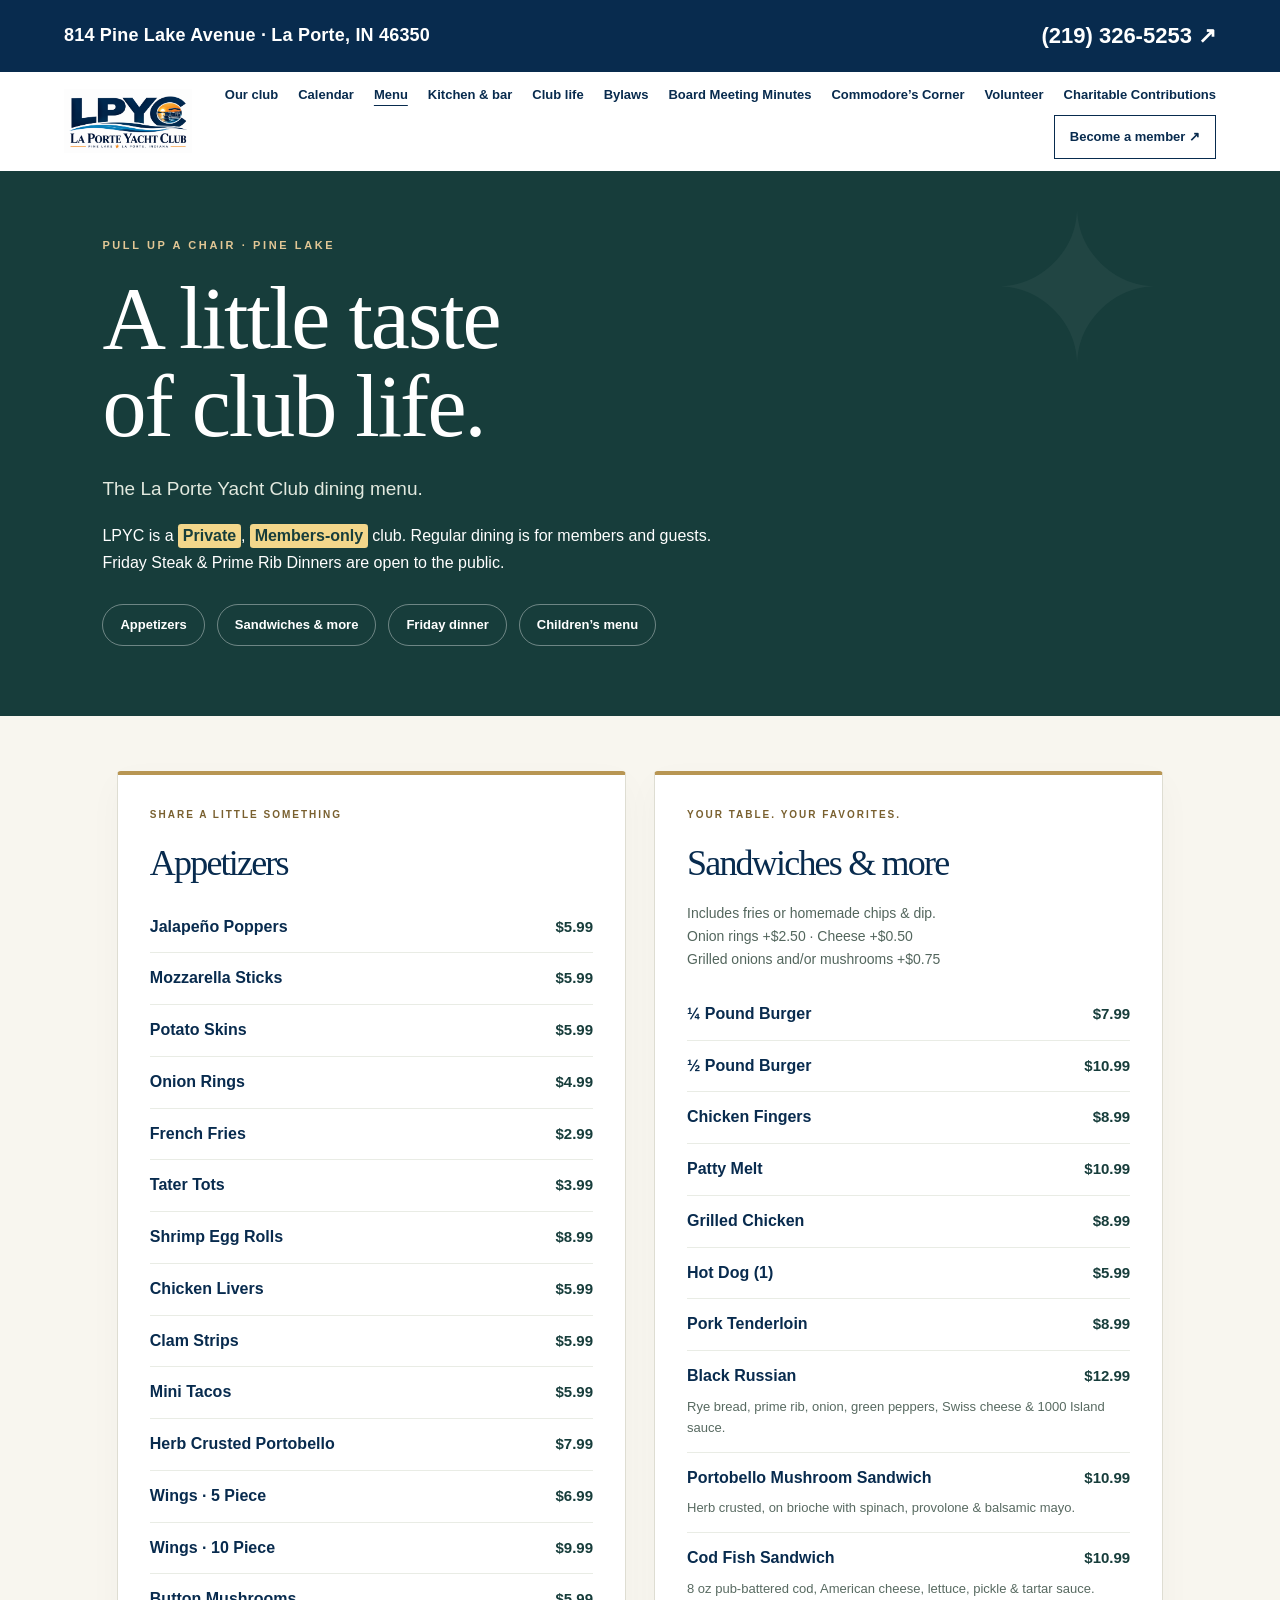
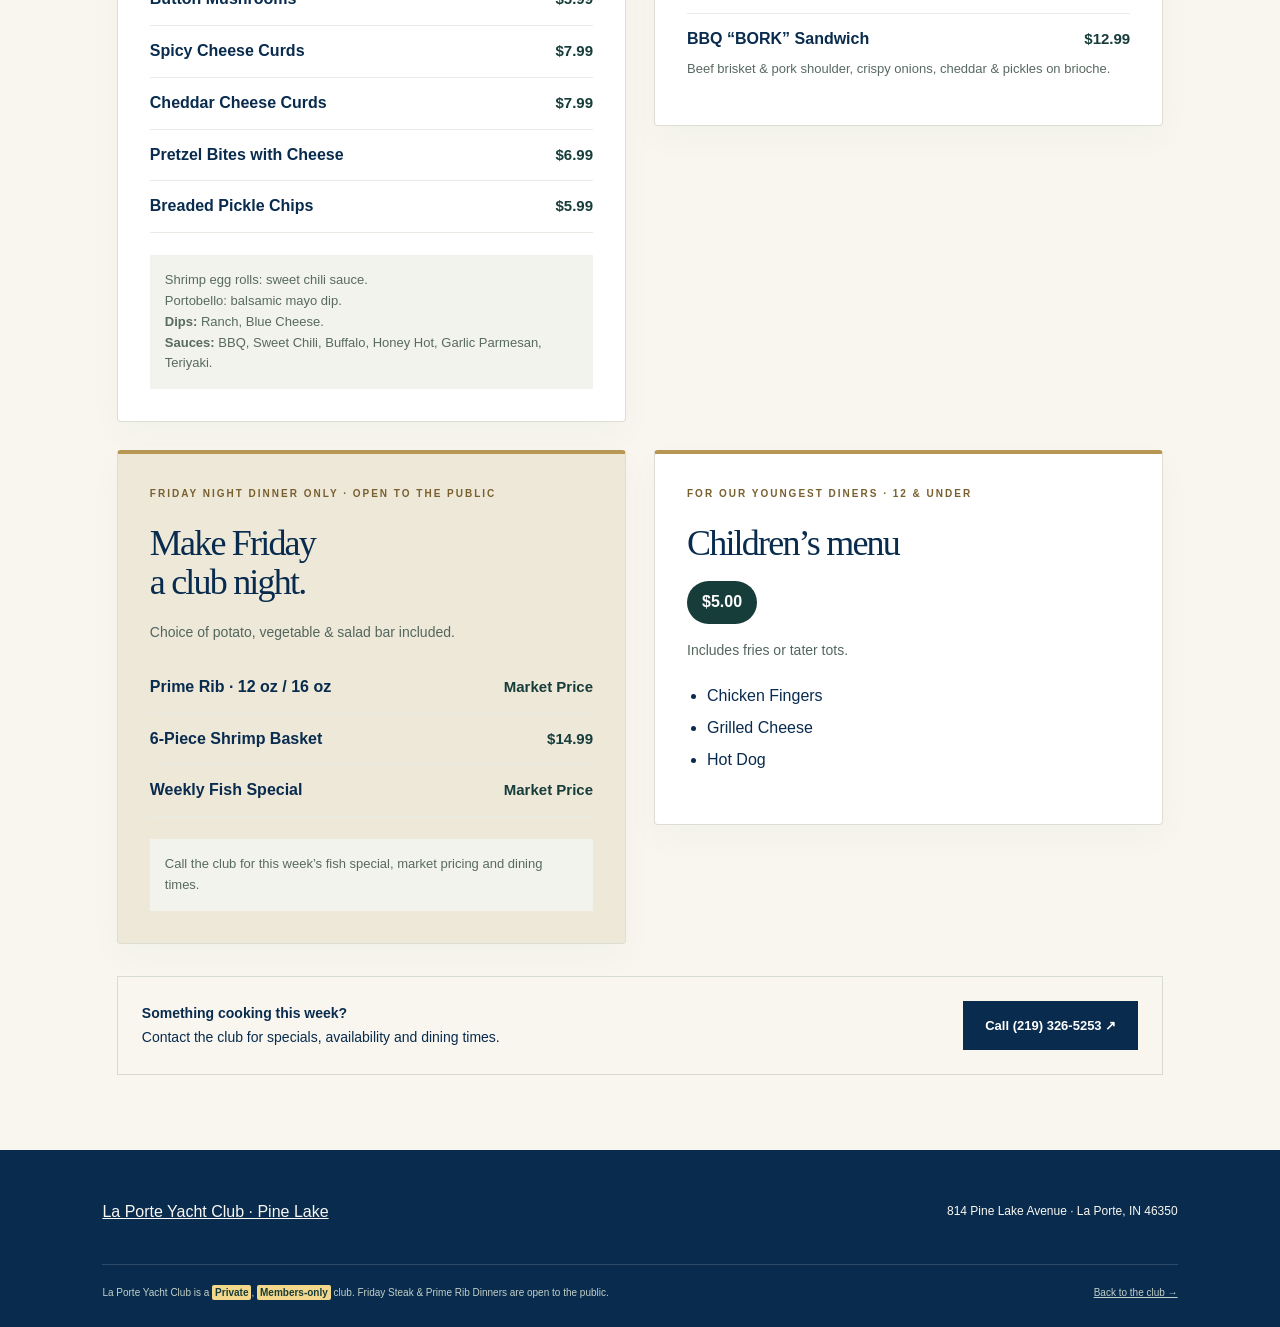
<file: menu.html>
<!doctype html><html lang="en"><head><meta charset="utf-8"><meta name="viewport" content="width=device-width,initial-scale=1"><title>Dining Menu | La Porte Yacht Club</title><meta name="description" content="Browse La Porte Yacht Club’s appetizers, sandwiches, Friday dinner offerings and children’s menu on Pine Lake in La Porte, Indiana."><link rel="canonical" href="https://lpyc.club/menu.html"><meta name="theme-color" content="#173d3b"><link rel="stylesheet" href="style.css?v=20261027-private-highlight"><style>
body{background:#f8f6ef}.menu-hero{background:#173d3b;color:#fff;padding:65px 8% 70px;position:relative;overflow:hidden}.menu-hero:after{content:'✦';position:absolute;right:9%;top:15px;font-size:210px;color:#ffffff0b;line-height:1}.menu-hero h1{font:clamp(48px,7vw,88px)/1 Georgia,serif;margin:12px 0 22px;letter-spacing:-2px}.menu-hero .eyebrow{color:#e2c795}.menu-hero p{max-width:650px;position:relative;z-index:1}.menu-hero .lead{font-size:19px;color:#e2e9df}.menu-jumps{display:flex;gap:12px;flex-wrap:wrap;margin-top:28px}.menu-jumps a{border:1px solid #ffffff60;border-radius:30px;padding:9px 17px;text-decoration:none;font-size:13px}.menu-jumps a:hover{background:#ffffff15}.menu-wrap{max-width:1200px;margin:auto;padding:55px 6% 75px}.menu-grid{display:grid;grid-template-columns:1fr 1fr;gap:28px;align-items:start}.menu-card{background:white;padding:32px;border:1px solid #deddd2;border-top:4px solid #b89653;box-shadow:0 12px 35px #173d3b08;border-radius:4px;scroll-margin-top:150px}.menu-card h2{font:36px/1.1 Georgia,serif;margin:8px 0 18px}.menu-card .eyebrow{font-size:10px;color:#79602f;letter-spacing:2px}.menu-card .intro-note{color:#53665d;font-size:14px;margin:0 0 18px}.dish{padding:13px 0;border-bottom:1px solid #e9ece5}.dish:last-child{border-bottom:0}.dish-line{display:flex;align-items:baseline;justify-content:space-between;gap:20px}.dish h3{font:600 16px/1.4 Arial,sans-serif;margin:0}.price{white-space:nowrap;font-size:15px;font-weight:700;color:#173d3b}.dish p,.menu-footnote{font-size:13px;color:#586a61;margin:8px 0 0;line-height:1.6}.menu-footnote{background:#f2f3ed;padding:15px;margin-top:22px}.friday-card{background:#eee8d9}.kids-price{display:inline-block;background:#173d3b;color:white;padding:8px 15px;border-radius:30px;font-weight:700;margin:0 0 15px}.kids-list{padding-left:20px;line-height:2}.menu-contact{margin-top:32px;padding:24px;border:1px solid #d6dccf;display:flex;align-items:center;justify-content:space-between;gap:20px}.menu-contact p{margin:0;font-size:14px}.menu-contact a{white-space:nowrap}a:focus-visible,button:focus-visible{outline:3px solid #b89653;outline-offset:5px}nav a[aria-current=page]{text-decoration:underline;text-underline-offset:6px}@media(max-width:760px){.menu-grid{grid-template-columns:1fr}.menu-card{padding:25px;scroll-margin-top:130px}.menu-hero{padding:45px 6%}.menu-hero h1{letter-spacing:-1px}.menu-contact{align-items:flex-start;flex-direction:column}.dish-line{gap:12px}.dish h3{font-size:15px}.price{font-size:14px}}@media print{header,.quick-strip,.menu-jumps,.menu-contact{display:none}.menu-hero{padding:20px;background:white;color:#173d3b}.menu-hero .lead{color:#173d3b}.menu-wrap{padding:0}.menu-card{box-shadow:none;break-inside:avoid;padding:15px}.menu-grid{gap:15px}.dish{padding:7px 0}}
</style></head><body><a class="skip" href="#main">Skip to content</a><div class="quick-strip address-bar"><a class="club-address" href="https://www.google.com/maps/dir/?api=1&destination=814+Pine+Lake+Avenue%2C+La+Porte%2C+IN+46350">814 Pine Lake Avenue · La Porte, IN 46350</a><a class="address-phone" href="tel:+12193265253">(219) 326-5253 ↗</a></div><header><a class="brand" href="index.html#" aria-label="La Porte Yacht Club home"><img src="lpyc-logo.png" alt="LPYC sunset logo - La Porte Yacht Club, Pine Lake, La Porte, Indiana" width="1774" height="887"></a><button id="menu-toggle" aria-expanded="false" aria-controls="navigation">Menu ☰</button><nav id="navigation" aria-label="Main navigation"><a href="index.html#about">Our club</a><a href="index.html#events">Calendar</a><a href="menu.html" aria-current="page">Menu</a><a href="index.html#dining">Kitchen & bar</a><a href="index.html#life">Club life</a><a href="index.html#bylaws">Bylaws</a><a href="index.html#board-minutes">Board Meeting Minutes</a><a href="index.html#commodore">Commodore&#8217;s Corner</a><a href="index.html#volunteer">Volunteer</a><a href="index.html#charitable-contributions">Charitable Contributions</a><a href="index.html#membership" class="nav-cta">Become a member ↗</a></nav></header>
<main id="main"><section class="menu-hero"><p class="eyebrow">PULL UP A CHAIR · PINE LAKE</p><h1>A little taste<br>of club life.</h1><p class="lead">The La Porte Yacht Club dining menu.</p><p>LPYC is a <strong class="club-status-highlight">Private</strong>, <strong class="club-status-highlight">Members-only</strong> club. Regular dining is for members and guests. Friday Steak &amp; Prime Rib Dinners are open to the public.</p><nav class="menu-jumps" aria-label="Menu categories" style="display:flex;min-height:0"><a href="#appetizers">Appetizers</a><a href="#sandwiches">Sandwiches &amp; more</a><a href="#friday">Friday dinner</a><a href="#children">Children’s menu</a></nav></section><div class="menu-wrap"><div class="menu-grid"><section class="menu-card" id="appetizers"><p class="eyebrow">SHARE A LITTLE SOMETHING</p><h2>Appetizers</h2><div class="dish"><div class="dish-line"><h3>Jalapeño Poppers</h3><span class="price">$5.99</span></div></div><div class="dish"><div class="dish-line"><h3>Mozzarella Sticks</h3><span class="price">$5.99</span></div></div><div class="dish"><div class="dish-line"><h3>Potato Skins</h3><span class="price">$5.99</span></div></div><div class="dish"><div class="dish-line"><h3>Onion Rings</h3><span class="price">$4.99</span></div></div><div class="dish"><div class="dish-line"><h3>French Fries</h3><span class="price">$2.99</span></div></div><div class="dish"><div class="dish-line"><h3>Tater Tots</h3><span class="price">$3.99</span></div></div><div class="dish"><div class="dish-line"><h3>Shrimp Egg Rolls</h3><span class="price">$8.99</span></div></div><div class="dish"><div class="dish-line"><h3>Chicken Livers</h3><span class="price">$5.99</span></div></div><div class="dish"><div class="dish-line"><h3>Clam Strips</h3><span class="price">$5.99</span></div></div><div class="dish"><div class="dish-line"><h3>Mini Tacos</h3><span class="price">$5.99</span></div></div><div class="dish"><div class="dish-line"><h3>Herb Crusted Portobello</h3><span class="price">$7.99</span></div></div><div class="dish"><div class="dish-line"><h3>Wings · 5 Piece</h3><span class="price">$6.99</span></div></div><div class="dish"><div class="dish-line"><h3>Wings · 10 Piece</h3><span class="price">$9.99</span></div></div><div class="dish"><div class="dish-line"><h3>Button Mushrooms</h3><span class="price">$5.99</span></div></div><div class="dish"><div class="dish-line"><h3>Spicy Cheese Curds</h3><span class="price">$7.99</span></div></div><div class="dish"><div class="dish-line"><h3>Cheddar Cheese Curds</h3><span class="price">$7.99</span></div></div><div class="dish"><div class="dish-line"><h3>Pretzel Bites with Cheese</h3><span class="price">$6.99</span></div></div><div class="dish"><div class="dish-line"><h3>Breaded Pickle Chips</h3><span class="price">$5.99</span></div></div><div class="menu-footnote">Shrimp egg rolls: sweet chili sauce.<br>Portobello: balsamic mayo dip.<br><strong>Dips:</strong> Ranch, Blue Cheese.<br><strong>Sauces:</strong> BBQ, Sweet Chili, Buffalo, Honey Hot, Garlic Parmesan, Teriyaki.</div></section><section class="menu-card" id="sandwiches"><p class="eyebrow">YOUR TABLE. YOUR FAVORITES.</p><h2>Sandwiches &amp; more</h2><p class="intro-note">Includes fries or homemade chips &amp; dip.<br>Onion rings +$2.50 · Cheese +$0.50<br>Grilled onions and/or mushrooms +$0.75</p><div class="dish"><div class="dish-line"><h3>¼ Pound Burger</h3><span class="price">$7.99</span></div></div><div class="dish"><div class="dish-line"><h3>½ Pound Burger</h3><span class="price">$10.99</span></div></div><div class="dish"><div class="dish-line"><h3>Chicken Fingers</h3><span class="price">$8.99</span></div></div><div class="dish"><div class="dish-line"><h3>Patty Melt</h3><span class="price">$10.99</span></div></div><div class="dish"><div class="dish-line"><h3>Grilled Chicken</h3><span class="price">$8.99</span></div></div><div class="dish"><div class="dish-line"><h3>Hot Dog (1)</h3><span class="price">$5.99</span></div></div><div class="dish"><div class="dish-line"><h3>Pork Tenderloin</h3><span class="price">$8.99</span></div></div><div class="dish"><div class="dish-line"><h3>Black Russian</h3><span class="price">$12.99</span></div><p>Rye bread, prime rib, onion, green peppers, Swiss cheese & 1000 Island sauce.</p></div><div class="dish"><div class="dish-line"><h3>Portobello Mushroom Sandwich</h3><span class="price">$10.99</span></div><p>Herb crusted, on brioche with spinach, provolone & balsamic mayo.</p></div><div class="dish"><div class="dish-line"><h3>Cod Fish Sandwich</h3><span class="price">$10.99</span></div><p>8 oz pub-battered cod, American cheese, lettuce, pickle & tartar sauce.</p></div><div class="dish"><div class="dish-line"><h3>BBQ “BORK” Sandwich</h3><span class="price">$12.99</span></div><p>Beef brisket & pork shoulder, crispy onions, cheddar & pickles on brioche.</p></div></section><section class="menu-card friday-card" id="friday"><p class="eyebrow">FRIDAY NIGHT DINNER ONLY · OPEN TO THE PUBLIC</p><h2>Make Friday<br>a club night.</h2><p class="intro-note">Choice of potato, vegetable &amp; salad bar included.</p><div class="dish"><div class="dish-line"><h3>Prime Rib · 12 oz / 16 oz</h3><span class="price">Market Price</span></div></div><div class="dish"><div class="dish-line"><h3>6-Piece Shrimp Basket</h3><span class="price">$14.99</span></div></div><div class="dish"><div class="dish-line"><h3>Weekly Fish Special</h3><span class="price">Market Price</span></div></div><p class="menu-footnote">Call the club for this week’s fish special, market pricing and dining times.</p></section><section class="menu-card" id="children"><p class="eyebrow">FOR OUR YOUNGEST DINERS · 12 &amp; UNDER</p><h2>Children’s menu</h2><p class="kids-price">$5.00</p><p class="intro-note">Includes fries or tater tots.</p><ul class="kids-list"><li>Chicken Fingers</li><li>Grilled Cheese</li><li>Hot Dog</li></ul></section></div><aside class="menu-contact"><p><strong>Something cooking this week?</strong><br>Contact the club for specials, availability and dining times.</p><a class="button dark" href="tel:+12193265253">Call (219) 326-5253 ↗</a></aside></div></main><footer><div class="footer-top"><a href="index.html">La Porte Yacht Club · Pine Lake</a><p>814 Pine Lake Avenue · La Porte, IN 46350</p></div><div class="footer-bottom"><span>La Porte Yacht Club is a <strong class="club-status-highlight">Private</strong>, <strong class="club-status-highlight">Members-only</strong> club. Friday Steak &amp; Prime Rib Dinners are open to the public.</span><a href="index.html">Back to the club →</a></div></footer><script>document.getElementById('menu-toggle').addEventListener('click',function(){const n=document.getElementById('navigation');const open=n.classList.toggle('open');this.setAttribute('aria-expanded',String(open))});</script></body></html>
</file>
<file: style.css>
:root{--ink:#173d3b;--paper:#faf8f2;--sage:#e9ede6;--gold:#bca575;--muted:#526661}*{box-sizing:border-box}html{scroll-behavior:smooth;scroll-padding-top:30px}body{margin:0;background:var(--paper);color:var(--ink);font:16px/1.65 Arial,Helvetica,sans-serif}a{color:inherit}button,select{font:inherit}a:focus-visible,button:focus-visible,select:focus-visible{outline:3px solid #bc8d36;outline-offset:5px}.skip{position:absolute;top:-100px;background:white;padding:12px;z-index:99}.skip:focus{top:10px}header{padding:18px 5%;display:flex;align-items:center;justify-content:space-between;gap:24px}.brand{display:flex;align-items:center;gap:13px;text-decoration:none;font-family:Georgia,serif;font-size:21px;line-height:1.15;letter-spacing:2px}.brand small{font:10px Arial,sans-serif;letter-spacing:4px}.anchor{font-size:38px}nav{display:flex;gap:27px;align-items:center}nav a{text-decoration:none;font-size:13px;font-weight:600}.nav-cta{border:1px solid var(--ink);padding:10px 15px}#menu-toggle{display:none}.hero{position:relative;background:linear-gradient(90deg,rgba(7,31,31,.72),rgba(7,31,31,.12)),url('lake.jpg') center 48%/cover;color:white;min-height:650px;display:flex;align-items:center}.hero-inner{padding:65px 8%;width:100%}.eyebrow{font-size:11px;font-weight:700;letter-spacing:2.6px;text-transform:uppercase;margin:0 0 21px}h1,h2,h3{font-family:Georgia,'Times New Roman',serif;font-weight:400}h1{font-size:clamp(65px,7.8vw,112px);line-height:.99;letter-spacing:-4px;margin:0 0 30px}h2{font-size:clamp(38px,4vw,57px);line-height:1.1;letter-spacing:-1.8px;margin:0 0 25px}h3{font-size:27px;line-height:1.2;margin:0 0 15px}.hero-copy{font-size:17px;line-height:1.8;opacity:.93}.actions{display:flex;gap:25px;align-items:center;flex-wrap:wrap;margin-top:30px}.button{display:inline-flex;align-items:center;justify-content:space-between;gap:25px;padding:14px 22px;text-decoration:none;font-size:13px;font-weight:600}.light{background:var(--paper);color:var(--ink)}.dark{background:var(--ink);color:white}.hero-link{font-size:13px;text-decoration:none;border-bottom:1px solid #ffffff60;padding-bottom:6px}.hero-caption{position:absolute;bottom:24px;left:8%;right:5%;display:flex;justify-content:space-between;font-size:10px;letter-spacing:1.5px}.quick-strip{padding:22px 8%;display:flex;justify-content:space-between;font-size:12px;border-bottom:1px solid #d9dfd7}.quick-strip a{text-decoration:none}.section{max-width:1280px;margin:auto;padding:90px 8%}.intro{display:grid;grid-template-columns:1fr 1fr;gap:70px}.intro p{color:var(--muted)}.intro .lead{font-size:21px;color:var(--ink)}.text-link{font-size:13px;font-weight:700;text-decoration:none;border-bottom:1px solid var(--gold);padding-bottom:6px;display:inline-block}.calendar-section{background:var(--sage)}.section-heading{display:flex;justify-content:space-between;align-items:flex-end;gap:30px;margin-bottom:35px}.section-heading h2{margin-bottom:0}.calendar-layout{display:grid;grid-template-columns:1.8fr 1fr;gap:24px}.calendar-panel{background:var(--paper);padding:25px}.calendar-toolbar{display:flex;align-items:center;gap:10px;margin-bottom:20px}.calendar-toolbar h3{font-size:24px;margin:0;flex:1;text-align:center}.calendar-toolbar button{background:none;border:1px solid #d6dcd3;padding:6px 12px;cursor:pointer}.weekdays,.calendar-days{display:grid;grid-template-columns:repeat(7,minmax(0,1fr))}.weekdays span{text-align:center;font-size:11px;color:var(--muted);padding:8px 0}.calendar-days button,.calendar-days .empty{min-height:53px;position:relative}.calendar-days button{background:transparent;color:var(--ink);border:1px solid #e7e9e2;cursor:pointer;font-size:13px}.calendar-days button:hover{background:var(--sage)}.calendar-days button[aria-pressed=true]{background:var(--ink);color:white}.calendar-days button.is-today{font-weight:bold;text-decoration:underline;text-underline-offset:5px}.calendar-days button.has-event:after{content:'';position:absolute;width:5px;height:5px;border-radius:50%;background:var(--gold);bottom:7px;left:calc(50% - 2px)}.calendar-note{font-size:11px;color:var(--muted);margin:18px 0 0}.day-panel{padding:30px;background:var(--ink);color:white}.day-panel label{display:block;font-size:11px;margin:22px 0 6px}.day-panel select{width:100%;padding:10px;background:transparent;color:white;border:1px solid #8a9e93}.day-panel option{color:var(--ink);background:white}.empty-message{padding:22px 0;border-bottom:1px solid #ffffff35;font-size:14px}.small{font-size:12px;color:#d5dfd4}.event-card{padding:20px 0;border-bottom:1px solid #ffffff35}.event-card h4{margin:0;font-size:17px}.event-card p{font-size:13px}.event-card button{padding:7px 12px;border:1px solid white;background:transparent;color:white;cursor:pointer}.dining{display:grid;grid-template-columns:1fr 1.2fr;gap:80px;align-items:center}.dining p{color:var(--muted)}.special-card{background:#eee8d9;padding:40px;border:1px solid #d8cfb9}.special-icon{display:block;font-size:40px;color:#8f7542;margin-bottom:20px}.special-card h3{font-size:36px}.menu-links{margin-top:35px;border-top:1px solid #cbc2ad;padding-top:15px;display:flex;justify-content:space-between;gap:20px;font-size:12px}.life-section{background:var(--ink);color:var(--paper)}.life-grid{display:grid;grid-template-columns:repeat(3,1fr);gap:25px}.life-grid img{display:block;width:100%;height:245px;object-fit:cover}.life-grid article>div{padding-top:24px}.life-grid span{font-size:9px;letter-spacing:1.7px;color:#d0bc95}.life-grid h3{margin-top:14px;font-size:29px}.life-grid p{font-size:14px;color:#c3d0c7}.photo-credit{font-size:10px;color:#c3d0c7;margin:35px 0 0}.membership{display:grid;grid-template-columns:1.2fr 1fr;gap:70px;align-items:center}.membership p{color:var(--muted)}.membership-steps>div{display:flex;gap:22px;padding:25px 0;border-bottom:1px solid #d9dfd7}.membership-steps>div>span{font:24px Georgia;color:#9d8455}.membership-steps h3{font-size:23px;margin-bottom:10px}.membership-steps p{font-size:13px;margin:0}.visit{background:var(--sage)}.visit-grid{display:grid;grid-template-columns:1fr 1fr;gap:70px}.visit address{font-style:normal;margin-bottom:23px}.contact-phone{font:30px Georgia;text-decoration:none}.visit a:not(.contact-phone){font-size:13px}footer{background:var(--ink);color:var(--paper);padding:40px 8% 25px}.footer-top{display:flex;align-items:center;justify-content:space-between;gap:25px}.footer-top p,.footer-top>a:last-child{font-size:12px}.footer-bottom{border-top:1px solid #ffffff25;padding-top:20px;margin-top:30px;display:flex;justify-content:space-between;gap:25px;font-size:10px;color:#c3d0c7}@media(max-width:1000px){nav{gap:16px}.section{padding:65px 6%}.dining{gap:40px}.life-grid img{height:200px}}@media(max-width:760px){header{flex-wrap:wrap;padding:18px 6%}.brand{font-size:18px}.anchor{font-size:32px}#menu-toggle{display:block;border:1px solid #bbc5bb;background:none;color:var(--ink);padding:9px 13px;font-size:12px}nav{display:none;flex-direction:column;align-items:stretch;flex-basis:100%;gap:0;padding-top:10px}nav.open{display:flex}nav a{padding:12px 0;border-top:1px solid #d6dcd3}.nav-cta{padding:12px;margin-top:8px}.hero{min-height:620px;background-position:59% center}.hero-inner{padding:60px 7%}.hero h1{font-size:61px;letter-spacing:-2px}.hero-caption{left:7%;font-size:8px}.hero-caption span:first-child{display:none}.hero-copy{font-size:15px}.actions{gap:20px}.quick-strip{padding:18px 6%;font-size:10px;gap:15px}.quick-strip span:nth-child(2){display:none}.intro,.calendar-layout,.dining,.membership,.visit-grid{grid-template-columns:1fr;gap:30px}.section{padding:58px 6%}.section-heading{display:block}.section-heading>a{margin-top:20px}.section-heading>p{font-size:14px}.calendar-panel{padding:15px}.calendar-toolbar{gap:6px}.calendar-toolbar h3{font-size:20px}.calendar-toolbar button{padding:6px 9px;font-size:12px}.calendar-days button,.calendar-days .empty{min-height:45px}.day-panel{padding:25px}.special-card{padding:30px}.life-grid{grid-template-columns:1fr;gap:35px}.life-grid img{height:280px}.life-grid p{max-width:420px}.membership .actions{align-items:flex-start;flex-direction:column}.footer-top,.footer-bottom{align-items:flex-start;flex-direction:column;gap:15px}.menu-links{flex-wrap:wrap}.calendar-note{font-size:10px}}@media(prefers-reduced-motion:reduce){html{scroll-behavior:auto}}

.commodore{display:grid;grid-template-columns:1fr 1.2fr;gap:70px;align-items:center}.commodore>div>p:not(.eyebrow){color:var(--muted)}.commodore-message{background:#eee8d9;padding:40px;border:1px solid #d8cfb9}.commodore-message .small{color:var(--muted);border-top:1px solid #cbc2ad;padding-top:20px;margin-top:25px}@media(min-width:761px) and (max-width:1200px){nav{gap:12px}nav a{font-size:12px}header{padding-left:3%;padding-right:3%}.brand{font-size:18px}}@media(max-width:760px){.commodore{grid-template-columns:1fr;gap:30px}.commodore-message{padding:30px}}
header{background:#fff}.brand img{display:block;width:180px;height:90px;object-fit:contain}.footer-brand{background:#fff;padding:10px 15px}.footer-brand img{width:200px;height:100px}:root{--ink:#082b4e;--gold:#c98024}.hero{background-image:linear-gradient(90deg,rgba(5,27,49,.72),rgba(5,27,49,.12)),url('lake.jpg')}@media(max-width:760px){.brand img{width:150px;height:75px}.footer-brand img{width:180px;height:90px}}
.merchandise{margin-top:42px;padding:30px;border:1px solid #ffffff45;display:flex;justify-content:space-between;align-items:center;gap:30px}.merchandise .eyebrow{color:#efb66b;margin-bottom:14px}.merchandise h3{margin-bottom:12px}.merchandise p:not(.eyebrow){max-width:600px;color:#d8e1ea;font-size:14px;margin-bottom:0}.merchandise .button{flex-shrink:0}@media(max-width:760px){.merchandise{align-items:flex-start;flex-direction:column;padding:25px}}
header{padding-top:12px;padding-bottom:12px}.brand img{width:128px;height:64px}.footer-brand{padding:8px 12px}.footer-brand img{width:150px;height:75px}@media(max-width:760px){header{padding-top:12px;padding-bottom:12px}.brand img{width:112px;height:56px}.footer-brand img{width:140px;height:70px}}@media(min-width:761px) and (max-width:1000px){header{flex-wrap:wrap}#menu-toggle{display:block;border:1px solid #bbc5bb;background:none;color:var(--ink);padding:9px 13px;font-size:12px}nav{display:none;flex-direction:column;align-items:stretch;flex-basis:100%;gap:0;padding-top:10px}nav.open{display:flex}nav a{padding:12px 0;border-top:1px solid #d6dcd3}.nav-cta{padding:12px;margin-top:8px}}
.address-bar{background:var(--ink);color:white;padding:14px 5%;gap:20px;align-items:center;border-bottom:0}.address-bar .club-address{font-size:18px;font-weight:700;line-height:1.4;letter-spacing:.2px}.address-bar .address-phone{font-size:13px;white-space:nowrap}.address-bar a:hover{text-decoration:underline}@media(max-width:760px){.address-bar{padding:12px 6%;flex-wrap:wrap;gap:6px}.address-bar .club-address{font-size:15px}.address-bar .address-phone{font-size:12px}}

/* Prominent tap-to-call club contacts */
.address-bar .address-phone{font-size:22px;font-weight:700;line-height:1.3;padding:6px 0;min-height:44px;display:inline-flex;align-items:center}.contact-phone{font-size:clamp(30px,4vw,42px);font-weight:700;line-height:1.25;display:inline-block;padding:8px 0;text-decoration:none}@media(max-width:760px){.address-bar .address-phone{font-size:20px}.contact-phone{font-size:30px}}

/* Volunteer signup and welcoming footer */
nav{gap:20px}.volunteer-section{background:#f0eee6;border-top:1px solid #deddd4}.volunteer-layout{display:grid;grid-template-columns:minmax(0,.85fr) minmax(0,1.15fr);gap:55px;align-items:start}.volunteer-intro .lead{font-size:22px}.volunteer-options{display:grid;gap:18px;margin:30px 0}.volunteer-options>div{display:flex;gap:16px;border-top:1px solid #d2d8d5;padding-top:20px}.volunteer-options span{color:#aa681b;font-size:28px}.volunteer-options h3{font-size:23px;margin-bottom:8px}.volunteer-options p{font-size:14px;margin:0;color:var(--muted)}.volunteer-form-card{background:#fff;border:1px solid #dbe0e4;border-radius:16px;padding:30px 20px 20px;box-shadow:0 14px 40px #082b4e0a}.volunteer-form-card>.eyebrow,.volunteer-form-card>h3,.volunteer-form-card>p{margin-left:10px;margin-right:10px}.volunteer-form-card iframe{display:block;width:100%;height:1050px;border:0;background:#f3f4f6;border-radius:8px}.form-fallback a{font-weight:700;text-underline-offset:3px}.footer-top .footer-tagline{font-family:"Segoe Print","Bradley Hand","Chalkboard SE",cursive;font-size:clamp(28px,3vw,40px);font-weight:700;line-height:1.5;color:#fff1d6;letter-spacing:.2px;margin:10px 0;text-align:center}.footer-top{align-items:center}@media(max-width:1000px){nav{gap:14px}.volunteer-layout{grid-template-columns:1fr;gap:30px}.volunteer-form-card{max-width:650px;width:100%;margin:auto}}@media(max-width:760px){.volunteer-form-card{padding:24px 8px 12px}.volunteer-form-card iframe{height:1200px}.footer-top .footer-tagline{font-size:30px;text-align:left}.footer-top{align-items:flex-start}}

.volunteer-section .small,.intro .small{color:var(--muted)}

.upcoming-events{display:grid;gap:20px;margin:0 0 30px}.upcoming-card{background:#fff;color:#082b4e;padding:28px;border:1px solid #b6c4bd;border-left:5px solid #9f332b;border-radius:12px}.upcoming-card h3{font-family:Georgia,serif;font-size:clamp(23px,3vw,32px);line-height:1.2;margin:10px 0 16px}.upcoming-meta{font-weight:700}.upcoming-description{white-space:pre-line;max-width:850px}.upcoming-actions{display:flex;flex-wrap:wrap;gap:12px;margin-top:22px}.upcoming-actions button{background:#082b4e;color:white;border:1px solid #082b4e;border-radius:6px;padding:12px 18px;font:inherit;font-weight:700;cursor:pointer}.upcoming-actions button+button{background:white;color:#082b4e}@media(max-width:550px){.upcoming-card{padding:21px}.upcoming-actions button{width:100%}}

.special-art{margin:20px 0}.special-art img{display:block;width:100%;height:auto;border-radius:10px}.special-art figcaption{font-size:12px;margin-top:7px;line-height:1.4;opacity:.85}#special-description{white-space:pre-line}

.club-documents{background:#edf1eb}.document-grid{display:grid;grid-template-columns:1fr 1fr;gap:26px}.document-card{background:#fff;border:1px solid #ccd8d0;border-radius:14px;padding:35px;scroll-margin-top:35px}.document-card h3{font-size:32px;color:#082b4e}.document-card p{color:#526661}.document-status{display:inline-block;border:1px solid #c7d5cb;border-radius:30px;padding:7px 14px;font-size:13px;font-weight:700;color:#35594d;background:#f1f5ee}@media(min-width:761px){header{flex-wrap:wrap}header nav{flex-wrap:wrap;justify-content:flex-end;row-gap:10px;flex:1}}@media(max-width:760px){.document-grid{grid-template-columns:1fr}.document-card{padding:25px}.document-card h3{font-size:29px}}
.event-art{margin:20px 0 24px}.event-art img{display:block;width:100%;height:auto;max-height:360px;object-fit:cover;border-radius:10px}

.halloween-card{background:#fff7e9;border-color:#ddb98b;border-left-color:#d17026}.halloween-card h3{color:#653a22}.halloween-flyer{display:block;max-width:420px;margin:22px auto}.halloween-flyer img{display:block;width:100%;height:auto;border-radius:12px;box-shadow:0 8px 25px #653a2220}.halloween-card .eyebrow{color:#955010}

.toy-drive-card{background:#f0faf6;border-color:#b8d7c4;border-left-color:#b83229}.toy-drive-card h3{color:#245e3f}.toy-drive-flyer{display:block;max-width:450px;margin:22px auto}.toy-drive-flyer img{display:block;width:100%;height:auto;border-radius:12px;box-shadow:0 8px 25px #245e3f20}.toy-drive-card .eyebrow{color:#a12c25}

.event-access{display:inline-block;background:#082b4e;color:#fff;border-radius:6px;padding:9px 14px;font-size:13px;font-weight:700;letter-spacing:.5px;margin:5px 0 15px}

.charitable-section{background:#faf8f2}.charitable-section>.section>p:not(.eyebrow){max-width:850px}.charitable-section .lead{font-size:22px;color:#367370}.charitable-section .document-grid{margin-top:30px}.giving-note{font-size:13px;color:#526661;border-top:1px solid #d3ddd3;padding-top:22px;margin-top:30px}

.hatch-feature{display:grid;grid-template-columns:1fr 1.2fr;gap:50px;align-items:center;border-top:1px solid #dfd6bf}.hatch-feature .lead{font-size:23px;color:#367370}.hatch-feature figure{margin:0}.hatch-feature img{display:block;width:100%;height:auto;border-radius:14px}.hatch-feature figcaption{font-size:12px;color:#526661;margin-top:8px}.hatch-feature h2{color:#082b4e}@media(max-width:760px){.hatch-feature{grid-template-columns:1fr;gap:28px}}
/* Member event responses */
.member-panel{margin:1.5rem 0 2rem;padding:clamp(1.2rem,3vw,2rem);background:#edf3ef;border:1px solid #b9cec3;border-radius:18px;color:#173d3b}.member-panel h3{margin-top:0}.member-panel form{max-width:34rem;display:grid;gap:.6rem}.member-panel input{font:inherit;padding:.8rem;border:1px solid #8aa99b;border-radius:8px;background:#fff;min-width:0;width:100%;box-sizing:border-box}.member-panel button,.event-rsvp button{font:inherit;cursor:pointer;padding:.65rem .9rem;border:1px solid #173d3b;border-radius:8px;background:#fff;color:#173d3b}.member-panel button:focus-visible,.event-rsvp button:focus-visible{outline:3px solid #b47921;outline-offset:3px}.rsvp-buttons{display:flex;flex-wrap:wrap;gap:.5rem;margin:.75rem 0}.event-rsvp{margin-top:1.25rem;border-top:1px solid #c2cec5;padding-top:1rem}.event-rsvp button[aria-pressed="true"]{background:#173d3b;color:#fff}.event-rsvp button:disabled,.member-panel button:disabled{opacity:.55;cursor:not-allowed}.event-rsvp .small{font-size:.85rem;line-height:1.5}.rsvp-clear{font-size:.85rem!important}.member-panel [hidden]{display:none!important}#member-notice{font-weight:600}#attendee-list details{background:#fff;padding:1rem;margin:.5rem 0;border-radius:8px}#attendee-list pre{white-space:pre-wrap;overflow-wrap:anywhere;font:inherit}.member-panel #roster-tools{border-top:1px solid #b9cec3;margin-top:1rem;padding-top:1rem}
.member-panel .small,.event-rsvp .small{color:#40594d;font-size:.9rem;line-height:1.5}
.day-panel .event-rsvp .small{color:#edf3ef}

.club-access-reminder{max-width:70rem;margin:0 auto;padding:0 6vw 1.5rem;color:inherit;font-size:.95rem;line-height:1.6}

/* Prominent club-access wording, readable on both light and dark sections. */
.club-status-highlight{display:inline-block;background:#f3d78b;color:#173d3b;font-weight:800;padding:0 .3em;border-radius:.2em;line-height:1.5;white-space:nowrap}.hero-copy{opacity:1}
</file>
